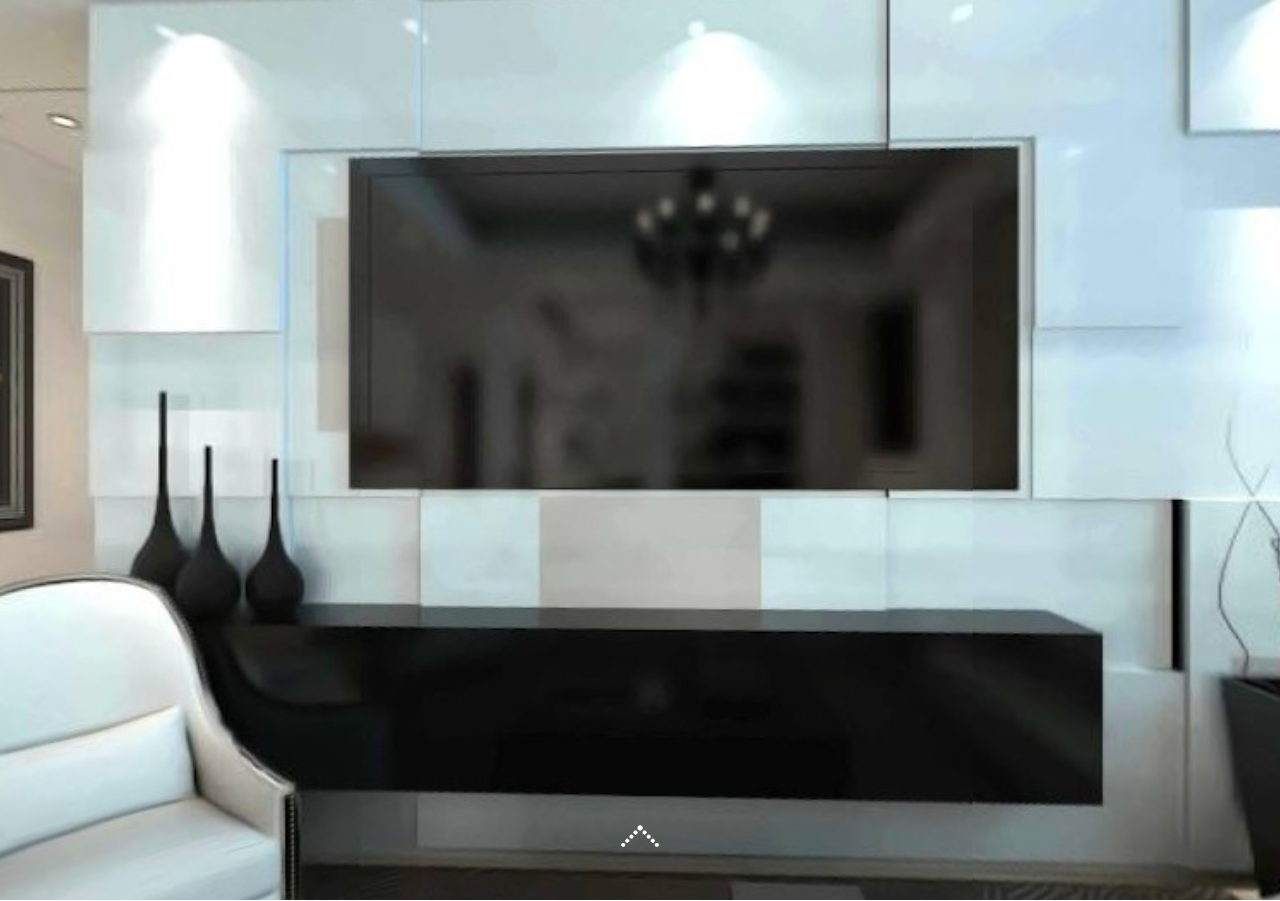
<file: 3dqj.html>
<!DOCTYPE html>
<html>

    <head>
        <meta http-equiv="Content-Type" content="text/html;charset=UTF-8" />
        <meta http-equiv="X-UA-Compatible" content="IE=edge" />
        <title>四海八荒的上神上仙们，你有一封快递已准时护送到，请卿亲启~</title>
        <meta name="viewport" content="width=device-width, initial-scale=1.0, minimum-scale=1.0, maximum-scale=1.0" />
        <meta name="apple-mobile-web-app-capable" content="yes" />
        <meta name="apple-mobile-web-app-status-bar-style" content="black" />
        <meta name="mobile-web-app-capable" content="yes" />
        <style type="text/css" title="Default">
            body,
            div,
            h1,
            h2,
            h3,
            span,
            p {
                font-family: Verdana, Arial, Helvetica, sans-serif;
            }
            /* fullscreen */

            html {
                height: 100%;
            }

            body {
                height: 100%;
                margin: 0px;
                overflow: hidden;
                /* disable scrollbars */
                font-size: 10pt;
            }
            /* fix for scroll bars on webkit & >=Mac OS X Lion */

            ::-webkit-scrollbar {
                background-color: rgba(0, 0, 0, 0.5);
                width: 0.75em;
            }

            ::-webkit-scrollbar-thumb {
                background-color: rgba(255, 255, 255, 0.5);
            }

            .loadingcss {
                position: absolute;
                width: 109px;
                height: 87px;
                top: 0;
                right: 0;
                bottom: 0;
                left: 0;
                margin: auto;
                background: url("images/loading.gif") no-repeat center center;
                background-size: 109px 87px;
            }
            .arrow-box {position: absolute;bottom: 0px;left: 0;right: 0;margin: 0 auto;width: 50%;height: 90px;border-radius: 100%;z-index: 9999;}   
            #array {-webkit-animation: start 1.5s infinite ease-in-out;display: block;margin: 15px auto 0 auto;height: 22px;z-index: 999;}
            @-webkit-keyframes start {
                0%,30% {opacity: 0;-webkit-transform: translate(0,10px);}
                60% {opacity: 1;-webkit-transform: translate(0,0);}
                100% {opacity: 0;-webkit-transform: translate(0,-8px);}
            }
            @-moz-keyframes start {
                0%,30% {opacity: 0;-moz-transform: translate(0,10px);}
                60% {opacity: 1;-moz-transform: translate(0,0);}
                100% {opacity: 0;-moz-transform: translate(0,-8px);}
            }
            @keyframes start {
                0%,30% {opacity: 0;transform: translate(0,10px);}
                60% {opacity: 1;transform: translate(0,0);}
                100% {opacity: 0;transform: translate(0,-8px);}
            }

        </style>
    </head>

    <body >
        <!-- - - - - - - 8<- - - - - - cut here - - - - - 8<- - - - - - - -->
        <script type="text/javascript" src="pano2vr_player.js"></script>
        <script type="text/javascript" src="pano2vrgyro.js"></script>
        <a class="clickbtns" id="clickbtns" href="vedio.html"></a>
        <div id="container" style="width:100%;height:100%;">
            <div class="loadingcss"></div>
        </div>
        <div class="arrow-box">
            <img src="images/sanjiao.png" id="array">
        </div>
        <audio preload="auto" hidden="true" autoplay="autoplay"  src="media/place.mp3" type="audio/mpeg"></audio>
        <script type="text/javascript">
            // create the panorama player with the container
        pano = new pano2vrPlayer("container");
        window.addEventListener("load", function() {
            pano.readConfigUrlAsync("pano.xml", function() {
                gyro = new pano2vrGyro(pano, "container");
            });
        });
            var startx, starty;
            //获得角度
            function getAngle(angx, angy) {
                return Math.atan2(angy, angx) * 180 / Math.PI;
            }
            ;

            //根据起点终点返回方向 1向上 2向下 3向左 4向右 0未滑动
            function getDirection(startx, starty, endx, endy) {
                var angx = endx - startx;
                var angy = endy - starty;
                var result = 0;

                //如果滑动距离太短
                if (Math.abs(angx) < 2 && Math.abs(angy) < 2) {
                    return result;
                }

                var angle = getAngle(angx, angy);
                if (angle >= -135 && angle <= -45) {
                    result = 1;
                } else if (angle > 45 && angle < 135) {
                    result = 2;
                } else if ((angle >= 135 && angle <= 180) || (angle >= -180 && angle < -135)) {
                    result = 3;
                } else if (angle >= -45 && angle <= 45) {
                    result = 4;
                }

                return result;
            }
            //手指接触屏幕
            document.addEventListener("touchstart", function (e) {
                startx = e.touches[0].pageX;
                starty = e.touches[0].pageY;
            }, false);
            //手指离开屏幕
            document.addEventListener("touchend", function (e) {
                var nowElement = e.target;
                var endx, endy;
                endx = e.changedTouches[0].pageX;
                endy = e.changedTouches[0].pageY;
                var direction = getDirection(startx, starty, endx, endy);
                switch (direction) {
                    case 0:
                        _this.stop();
                        break;
                    case 1:
                        console.log("向上！");
                        window.location.href = "vedio.html";
                        break;
                    case 2:
                        console.log("向下！");
//                        window.location.href = "photo.html";
                        break;
                    case 3:
                        console.log("向左")
                        break;
                    case 4:
                        console.log("向右")
                        break;
                    default:
                }
            }, false);



        </script>
        <noscript>
        <p><b>请允许js，目前你的浏览器阻止了js的加载!</b></p>
        </noscript>
        <!-- - - - - - - 8<- - - - - - cut here - - - - - 8<- - - - - - - -->
        <!-- Hack needed to hide the url bar on iOS 9, iPhone 5s -->
        <div style="width:1px;height:1px;"></div>
    </body>

</html>
</file>
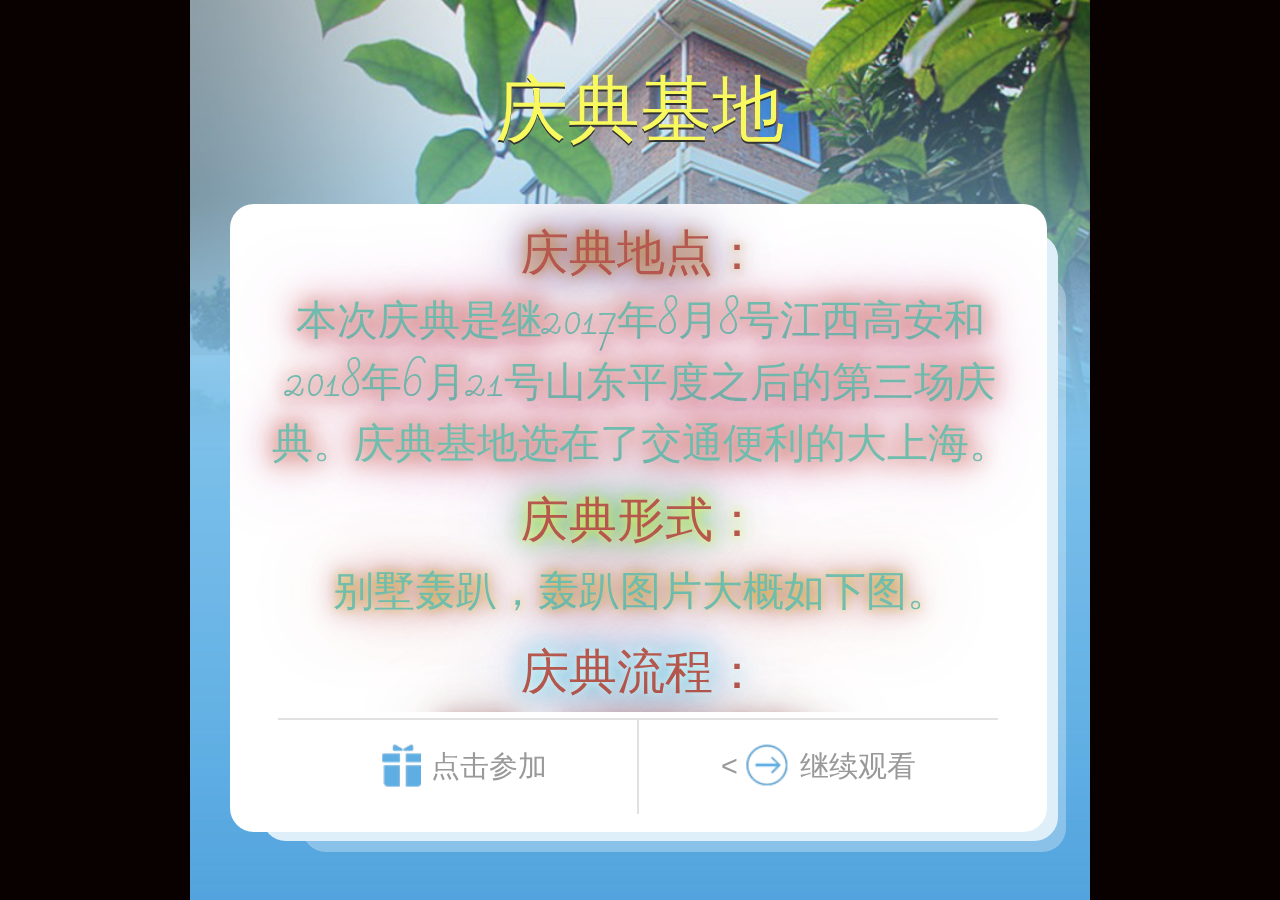
<file: card.html>
<!DOCTYPE html>
<html>
    <head>
        <meta http-equiv="Content-Type" content="text/html; charset=utf-8">
        <meta charset="utf-8">
        <meta name="viewport"   content="width=device-width, initial-scale=1.0, user-scalable=0, minimum-scale=1.0, maximum-scale=1.0">
        <meta name="format-detection" content="telephone=no">
        <meta name="apple-mobile-web-app-capable" content="yes" />
        <meta name="apple-mobile-web-app-status-bar-style" content="black" />
        <meta content="" name="keywords" />
        <title>四海八荒的上神上仙们，你有一封快递已准时护送到，请卿亲启~</title>
        <link rel="stylesheet" href="css/word.css">
        <link rel="stylesheet" type="text/css" href="css/common.css"/>
        <link href='https://fonts.googleapis.com/css?family=League+Script' rel='stylesheet' type='text/css'>
        <link rel='stylesheet prefetch' href='https://fonts.googleapis.com/css?family=Bad+Script|Gruppo|Kumar+One+Outline|League+Script|Londrina+Outline|Monoton|Sriracha|Yellowtail&text=ABCDEFGHIJKLMNOPQRSTUVWXYZabcdefghijklmnopqrstuvwxyz0123456789?+'>
        <script type="text/javascript" src="js/jquery.min.js"></script>
        <script type="text/javascript" src="js/common.js"></script>
    </head>
    <body>
        <section class="gbg bg_tiyu">
            <div class="gpd">
                <x-sign class="card_title">庆典基地</x-sign>
                <div class="card1_bg"></div>
                <div class="card2_bg"></div>
                <div class="card_wrap">
                    <div class="pingingimg">
                        <div class="activeinfo">
                            <x-sign class="title">庆典地点：</x-sign>
                            <x-sign class="des">本次庆典是继2017年8月8号江西高安和2018年6月21号山东平度之后的第三场庆典。庆典基地选在了交通便利的大上海。</x-sign>
                            <x-sign class="title">庆典形式：</x-sign>
                            <x-sign class="des">别墅轰趴，轰趴图片大概如下图。</x-sign>
                            <x-sign class="title">庆典流程：</x-sign>
                            <x-sign class="des" style="margin-bottom:.3rem;">保密，欢迎报名参加！</x-sign>
                        </div>
                        <div class="innerpage"></div>
                    </div>
                  <div class="btm_contract">
                        <a href="javascript:void(0)"  class="telphone"><s></s>点击参加</a>
                        <a href="vedio.html" class="yaoyuehezuo"><<s></s>继续观看</a>
                    </div>
                </div>
            </div>
        </section>
        
        
        <div class="tips_dialog">
            <i class="g_zhezhao"></i>
            <div class="tips_dialog_inner">
                <div class="closebtn"></div>
                <div class="baoming">
                    <div class="onegroup">
                        <input type="text" value=""  id="name" maxlength="6" placeholder="输入姓名" />
                    </div>
                    <div  class="onegroup">
                        <input type="text" value=""  id="phone" maxlength="11" placeholder="请输入手机号码" />
                    </div>
                     <div  class="onegroup">
                         <div class="yiban"> <label for="canjia">参加</label><input type="radio" id="canjia" checked="checked" name="canjia" value="1"></div>
                         <div class="yiban"> <label for="bucanjia">不参加</label><input type="radio" id="bucanjia" name="canjia" value="0"></div>
                    </div>
                    <div class="onegroup">
                        <div class="tijiaobtn">提交</div>
                    </div>
                </div>
            </div>
        </div>
        
      <audio preload="auto" hidden="true" autoplay="autoplay"  src="media/place.mp3" type="audio/mpeg"></audio>
  
   <script  src="js/word.js"></script>
  <script type="text/javascript">

$(".tijiaobtn").on("click",function(){
    var name=$.trim($("#name").val()),phone=$.trim($("#phone").val()),canjia=$("input[name='canjia']:checked").val();
    var reg=/^1[3|4|5|7|8]\d{9}$/g;
    console.log(canjia);
    if(name!="" && phone !="" &&  reg.test(phone)){
            $.ajax({
                url:"http://resource.haorooms.com/addshanghai.php",
                type:"post",
                dataType:"jsonp",
                 jsonp: "callback",
                data:{name:name,phone:phone,canjia:canjia},
                success:function(res){
                   if(res.iStatus){
                       $(".tips_dialog").hide();
                       alert(res.sMsg);
                   }
                },
                error:function(res){
                    console.log(res)
                }
            })
     }else{
         alert("格式不正确！")
     }
    
})

$(".telphone").on("click",function(){
     $(".tips_dialog").show();
})
$(".g_zhezhao,.closebtn").on("click",function(){
     $(".tips_dialog").hide();
})

        </script>



    </body>
</html>
</file>
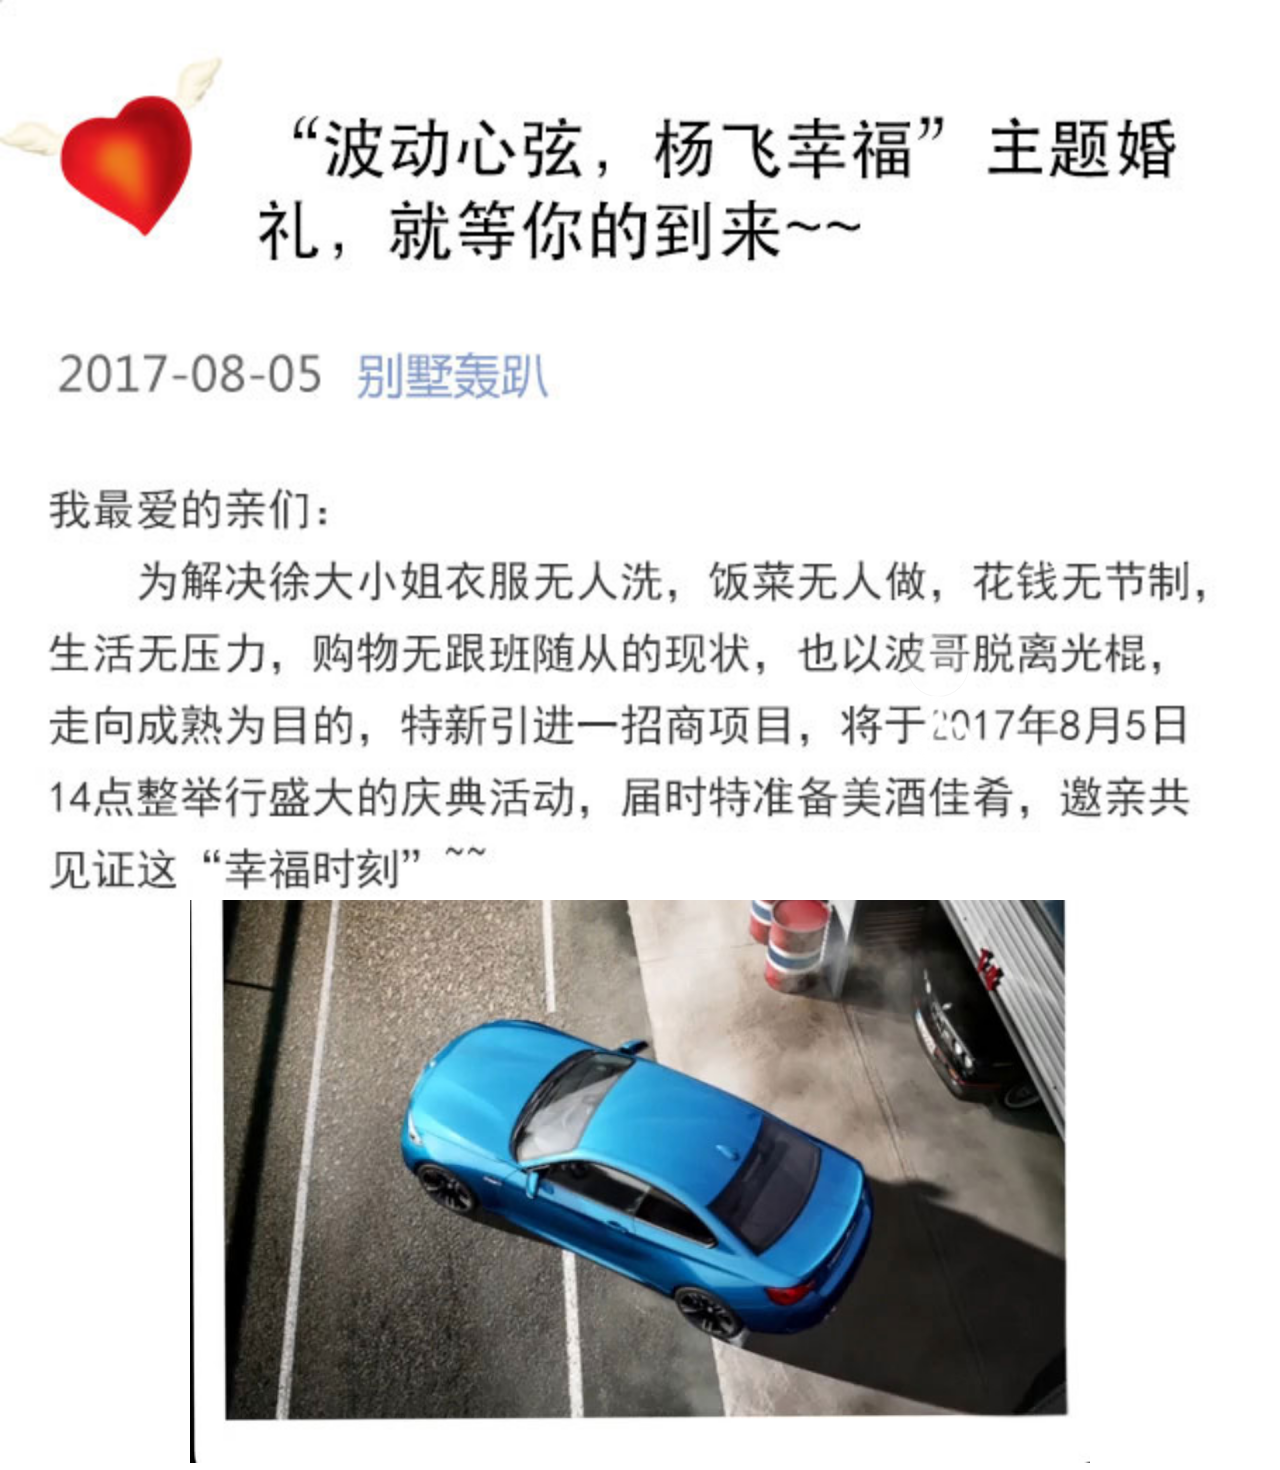
<file: vedio.html>
<!DOCTYPE html>
<html lang="en">
    <head>
        <meta charset="UTF-8">
        <meta name="viewport" content="width=device-width, initial-scale=1, user-scalable=no">
        <title>四海八荒的上神上仙们，你有一封快递已准时护送到，请卿亲启~</title>
        <script type="text/javascript" src="js/jquery.min.js"></script>
        <script type="text/javascript" src="js/common.js"></script>
        <link rel="stylesheet" href="css/pageanimate.css">
        <link rel="stylesheet" href="css/common.css">
        <style type="text/css">
            .clicktips{position: absolute;bottom:3.2rem;left:0;right:0;margin: auto;z-index:10000;display: none;}
            .clicktips .dot{width:.5rem;height:.5rem;background-color:#fff;border-radius: 50%;box-shadow: 0 0 0 1px #dfdfdf;position:absolute;top:1rem;right:2.6rem;opacity: .3;}
        </style>
    </head>
    <body>
        <div class="clicktips">
            <div class="dot dotanimate"></div>
            <div class="clickbtn"></div> 
        </div>
        <div class="actGotop" id="backtop">
            <a href="javascript:;" title="回到首页"></a>
        </div>                
        <div class="commondw videoimg" id="videoimg"></div>
        <video class="vido" id="vidoid" poster="images/photo/video.jpg" playsinline="true" 
               webkit-playsinline="true" x-webkit-airplay="true" x5-video-player-type="h5" x5-video-player-fullscreen="true" x5-video-orientation="portraint" style="object-fit:fill">
            <source src="media/move.mp4" type="video/mp4">
        </video>
        <script type="text/javascript">
            $(function () {
                $(".clicktips").fadeIn("3000");
                $("#videoimg").on("click", function () {
                    $(this).fadeOut(1000);
                    $(".clicktips").hide();
                    $("#vidoid").show();
                    $("#vidoid")[0].play();
                    $("#vidoid").bind('ended', function () {
                        $("#vidoid").hide();
                        $("#videoimg").show();
                        $("#backtop").addClass("clicktz").show();
                    })
                });
                $("#backtop").on("click", function () {
                    if ($(this).hasClass("clicktz")) {
                        $(this).addClass("fadeoutUpgo");
                        setTimeout(function () {
                            window.location.href = "index.html";
                        }, 2000)
                    }
                })
            })
        </script>

    </body>

</html>
</file>
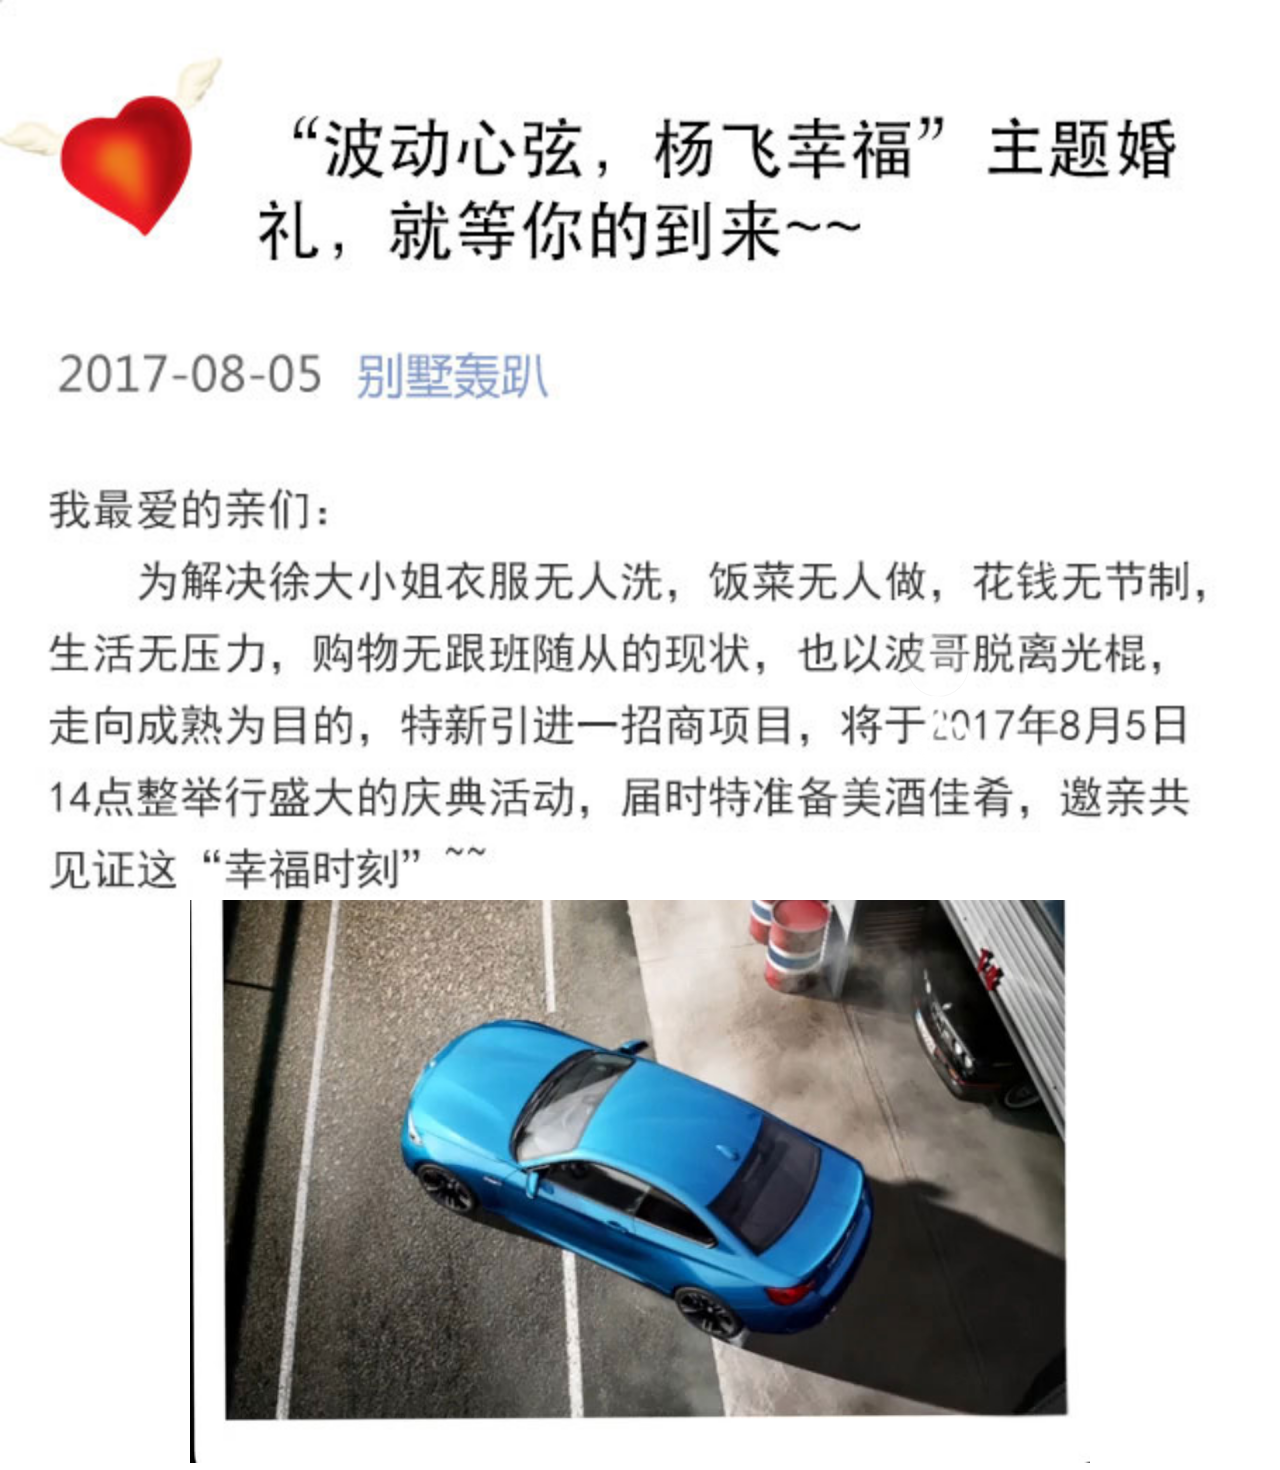
<file: vedio2.html>
<!DOCTYPE html>
<html lang="en">
    <head>
        <meta charset="UTF-8">
        <meta name="viewport" content="width=device-width, initial-scale=1, user-scalable=no">
        <title>四海八荒的上神上仙们，你有一封快递已准时护送到，请卿亲启~</title>
        <script type="text/javascript" src="js/jquery.min.js"></script>
        <script type="text/javascript" src="js/common.js"></script>
        <link rel="stylesheet" href="css/pageanimate.css">
        <link rel="stylesheet" href="css/common.css">
        <style type="text/css">
            .clicktips{position: absolute;bottom:3.2rem;left:0;right:0;margin: auto;z-index:10000;display: none;}
            .clicktips .dot{width:.5rem;height:.5rem;background-color:#fff;border-radius: 50%;box-shadow: 0 0 0 1px #dfdfdf;position:absolute;top:1rem;right:2.6rem;opacity: .3;}
        </style>
    </head>

    <body>
        <div class="clicktips">
            <div class="dot dotanimate"></div>
            <div class="clickbtn"></div> 
        </div>
        <div class="actGotop" id="backtop">
            <a href="javascript:;" title="回到首页"></a>
        </div>                
        <div class="commondw videoimg" id="videoimg"></div>
        <video class="vido" id="vidoid" poster="images/photo/video.jpg" src="media/move.mp4" playsinline="true" 
               webkit-playsinline="true" x-webkit-airplay="true" x5-video-player-type="h5" x5-video-player-fullscreen="true" x5-video-orientation="portraint" style="object-fit:fill"></video>
        <script type="text/javascript" src="js/VideoToCanvas.js"></script> 
        <script type="text/javascript">
            $(function () {
                $(".clicktips").fadeIn("3000");
                $("#videoimg").one("click", function () {
                    $(this).fadeOut(1000);
                    $(".clicktips").hide();
                    var canvasvedio=new VideoToCanvas(document.getElementById("vidoid"),function(){
                        canvasvedio.hide();
                        $("#videoimg").show();
                        $("#backtop").addClass("clicktz").show();
                    });
                    canvasvedio.play();
                });
                $("#backtop").on("click", function () {
                    if ($(this).hasClass("clicktz")) {
                        $(this).addClass("fadeoutUpgo");
                        setTimeout(function () {
                            window.location.href = "index.html";
                        }, 2000)
                    }
                })
            })
        </script>

    </body>

</html>
</file>
<file: css/word.css>
html,
body {
  min-height: 100vh;
  margin: 0;
}

html {
  background: #090000;
  font-size: calc(1em + 3vmax);
  line-height: 1.1;
  text-align: center;
}

body {
  display: grid;
  grid-gap: 1em;
  grid-template-columns: repeat(auto-fit, minmax(0, 12ch));
  align-items: center;
  align-content: center;
  justify-content: center;
}

x-sign {
  --interval: 1s;
  display: block;
  text-shadow: 
    0 0 10px var(--color1),
    0 0 20px var(--color2),
    0 0 40px var(--color3),
    0 0 80px var(--color4);
  will-change: filter, color;
  filter: saturate(60%);
  animation: flicker steps(100) var(--interval) 1s infinite;
}

x-sign:nth-of-type(1) {
  color: yellow;
  --color1: goldenrod;
  --color2: orangered;
  --color3: mediumblue;
  --color4: purple;
  font-family: Gruppo;
}

x-sign:nth-of-type(2) {
  color: lightpink;
  --color1: pink;
  --color2: orangered;
  --color3: red;
  --color4: magenta;
  font-family: Bad Script;
}

x-sign:nth-of-type(3) {
  color: lightyellow;
  --color1: yellow;
  --color2: lime;
  --color3: green;
  --color4: mediumblue;
  font-family: Kumar One Outline;
}

x-sign:nth-of-type(4) {
  color: lightyellow;
  --color1: gold;
  --color2: firebrick;
  --color3: pink;
  --color4: red;
  font-family: Londrina Outline;
}


x-sign:nth-of-type(5) {
  color: azure;
  --color1: azure;
  --color2: aqua;
  --color3: dodgerblue;
  --color4: blue;
  font-family: Sriracha;
}

x-sign:nth-of-type(6) {
  color: tomato;
  --color1: orangered;
  --color2: firebrick;
  --color3: maroon;
  --color4: darkred;
  font-family: Yellowtail;
}

x-sign:nth-of-type(7) {
  color: lightyellow;
  --color1: yellow;
  --color2: orange;
  --color3: brown;
  --color4: purple;
  font-family: Bad Script;
}

x-sign:nth-of-type(8) {
  color: yellow;
  --color1: yellow;
  --color2: lime;
  --color3: green;
  --color4: darkgreen;
  font-family: Monoton;
}

x-sign:nth-of-type(9) {
  color: lightyellow;
  --color1: yellow;
  --color2: gold;
  --color3: orange;
  --color4: darkred;
  font-family: Sriracha;
}

@keyframes flicker {
  50% {
    color: white;
    filter: saturate(200%) hue-rotate(20deg);
  }
}
</file>
<file: css/common.css>
@charset "utf-8";
/* CSS Document */
body,div,span,object,iframe,h1,h2,h3,h4,h5,h6,p,blockquote,a,code,em,img,q,small,strong,dd,dl,dt,li,ol,ul,fieldset,form,label,table,tbody,tr,th,td,input{margin:0;padding:0;border:0}
body{font-size:24px;font-size:.24rem;max-width:1080px;margin:0 auto;background:#fff;font-family:'Microsoft YaHei','STHeiti',Helvetica,Arial,sans-serif;-webkit-text-size-adjust:none}
a,a:active,a:hover,a:focus,a:visited{text-decoration:none}
a,img{-webkit-touch-callout:none}
*{-webkit-tap-highlight-color:rgba(255,255,255,0)}
ol,ul,li{list-style:none}
cite{font-style: normal;}
textarea,input[type="password"],input[type="text"]{resize:none;outline:0;-webkit-appearance:none;white-space:pre-wrap;word-wrap:break-word;background:#fff}
input[type="button"],textarea,select{outline:none;-webkit-appearance: none; }
.clearfix:after{display:block;clear:both;content:"";visibility:hidden;height:0}
p{background-image:url(about:blank);background-color:transparent;word-break:break-all}
body{width:7.5rem}
.pzrltv{position: relative;}
.red{color:#eb1b1b;}
.hid{overflow: hidden}
.mb10{margin-bottom: .2rem;}
.pd11{padding:.22rem;}
.mt20{margin-top:.4rem;}
.mt10{margin-top:.2rem;}
.mt13{margin-top:.26rem;}
.bbtm{border-bottom:1px solid #ebebeb;}
.mr10{margin-right:.1rem;}
.ml10{margin-left:.1rem;}
.ml30{margin-left:.3rem;}
.ml22{margin-left:.22rem;}
.mt57{margin-top:.57rem;}
.vlt{vertical-align:top;}
.fl{float:left;}
.fr{float:right;}

.doorkuang{width:100%;height:100%;position: absolute;top:0;left:0;background:url("../images/doorbar.jpg") no-repeat 0 0;background-size: 100% 100%}
.door{position: absolute;top:0;left:.5rem;right:.5rem;bottom:0;background:url("../images/door.jpg") no-repeat 0 0;background-size: 100% 100%}

.bx{-webkit-transform-origin: left;transform-origin: left;-webkit-animation: opendoor 3s forwards;
-o-animation: opendoor 3s forwards;
animation: opendoor 3s forwards;}

.tophandwrap{position: absolute;top:0;left:1.5rem;}
.tophandwrap .tophand{position:absolute;top:0;left:0;width:2.4rem;height:3.5rem;background:url("../images/tophand.png") no-repeat 0 0;background-size:2.4rem auto;z-index:100;opacity: 0;}

.tophandwrap .letter1{position:absolute;top:1.7rem;left:0;width:5rem;height:7rem;background:url("../images/img.jpg") no-repeat 0 0;background-size:5rem auto;z-index:50;opacity: 0;}
.tophandwrap .lettercontent{position:absolute;top:1.7rem;left:0;width:5rem;height:7rem;background:url("../images/letter2.png") no-repeat 0 0;background-size:5rem auto;z-index:30;opacity: 0;display: block;}
.bottomwrap{position:absolute;bottom:0rem;right:.5rem;opacity: 0;z-index: 100;}
.bottomwrap .bottomhand{position:absolute;bottom:0rem;right:0rem;width:2.4rem;height:4.2rem;background:url("../images/bottomhand.png") no-repeat 0 0;background-size:2.4rem auto;z-index:100;opacity: 0}
.bottomwrap .letter1{position:absolute;bottom:2.4rem;right:0;width:5rem;height:7rem;background:url("../images/shunfeng.png") no-repeat 0 0;background-size:5rem auto;z-index:50;}
.bottomwrap .inviteletter{position:absolute;bottom:2.4rem;right:0;width:5rem;height:7rem;background:url("../images/letter.jpg") no-repeat 0 0;background-size:5rem auto;z-index:50;display: none;}
.bottomwrap .lettercontent{position:absolute;bottom:2.4rem;right:0rem;width:5rem;height:7rem;background:url("../images/letter2.jpg") no-repeat 0 0;background-size:5rem auto;z-index:30;}
.topanimate{-webkit-animation:fadeInDown 4s;animation:fadeInDown 4s;}
.topanimate1{-webkit-animation:fadeInDown 3s;animation:fadeInDown 3s;}
.bottomanimate{-webkit-animation:fadeInUp 2s forwards;animation:fadeInUp 2s forwards;}
.bottomanimate2{-webkit-animation:fadeInUp 0.5s forwards;animation:fadeInUp 0.5s forwards;}
.seebtn{display: block;width:2.16rem;height:1.13rem;line-height:1.13rem;position: absolute;bottom:3.9rem;right:1.0rem;z-index:200;opacity: 0;z-index:200;color:#8d7a29;font-size:.24rem;text-align: center;transform: rotate(-12deg);}

.bigclass{-webkit-animation:tuijt 2s forwards;animation:tuijt 2s forwards;}

.showbtn{-webkit-animation:fadeIn 3s forwards;animation:fadeIn 3s forwards;}
.clickbtn{position:absolute;top:1.5rem;right:2.5rem;width:.63rem;height:.63rem;background:url("../images/click2.png") no-repeat 0 0;background-size:.63rem .63rem;}
.letter1 .dot{width:.5rem;height:.5rem;background-color:#fff;border-radius: 50%;box-shadow: 0 0 0 1px #dfdfdf;position:absolute;top:1rem;right:2.6rem;opacity: .3;}
.fanye{-webkit-animation: fanye 1s forwards;animation: fanye 1s forwards;-webkit-transform-origin: left;transform-origin: left;}
.delay1{-webkit-animation-delay: 1s;animation-delay: 1s}
.delay2{-webkit-animation-delay: 2s;animation-delay: 2s}
.delay3{-webkit-animation-delay: 3s;animation-delay: 3s}
.delay4{-webkit-animation-delay: 4s;animation-delay: 4s}
.delay5{-webkit-animation-delay: 5s;animation-delay: 5s}
.delay6{-webkit-animation-delay: 6s;animation-delay: 6s}
.delay7{-webkit-animation-delay: 7s;animation-delay: 7s}
.delay8{-webkit-animation-delay: 8s;animation-delay: 8s}
.delay9{-webkit-animation-delay: 8.5s;animation-delay: 8.5s}
.delay9m{-webkit-animation-delay: 9s;animation-delay: 9s}
.delay10{-webkit-animation-delay: 10s;animation-delay: 10s}
.delay11{-webkit-animation-delay: 11s;animation-delay: 11s}
.delay12{-webkit-animation-delay: 12s;animation-delay: 12s}
.delay13{-webkit-animation-delay: 13s;animation-delay: 13s}
.dotanimate{-webkit-animation:zoomIn 1s infinite;animation:zoomIn 1s infinite;}

/** photo **/

.content_wrap{position: absolute;width:7.5rem;height:100%;top:0;bottom:0;left:0;right:0;margin:auto;overflow: hidden;}
.commondw{position: absolute;top:0;left:0;width:100%;height:100%;}
.fengmian{background: url("../images/photo/fengmian.jpg") no-repeat center center;background-size: cover;z-index:1000;}
.border{background: url("../images/photo/border.jpg") no-repeat top left;background-size:20% 20%;}
.rows{background: url("../images/photo/tips.jpg") no-repeat bottom right;background-size: 50%;}
.tansuobtn{background: url("../images/photo/click.png") no-repeat top right;background-size: 50%,50%;}
.bg_color{background: url("../images/photo/bg.jpg") no-repeat center center;background-size: cover;}
.bkanimate{-webkit-animation: pulse 1s infinite;animation: pulse 1s infinite;}
.tjanimate{-webkit-animation: tada 2s infinite;animation: tada 2s infinite;}
.rowanimate{-webkit-animation: fadeInLeft 1s infinite;animation: fadeInLeft 1s infinite;}

.page-hook[data-page="0"]{background: url("../images/photo/page0.jpg") no-repeat center center;background-size: cover;z-index:900;}
.blank{background: url("../images/photo/split.png") no-repeat center center;background-size: cover;}
.sblank{background: url("../images/photo/split2.png") no-repeat center center;background-size: cover;}
.page-hook[data-page="blank0"]{z-index:850}
.page-hook[data-page="blank1"]{z-index:750}
.page-hook[data-page="blank2"]{z-index:650;}
.page-hook[data-page="blank3"]{z-index:550;}
.page-hook[data-page="blank4"]{z-index:450;}
.page-hook[data-page="blank5"]{z-index:350;}
.page-hook[data-page="blank6"]{z-index:250;}
.page-hook[data-page="1"]{background: url("../images/photo/split.png") no-repeat center center;background-size: cover;z-index:800;}
.page-hook[data-page="2"]{background: url("../images/photo/page1.png") no-repeat center center;background-size: 100% auto;z-index:750;}
.page-hook[data-page="3"]{background: url("../images/photo/split2.png") no-repeat center center;background-size: cover;z-index:700;}
.page-hook[data-page="4"]{background: url("../images/photo/page2.png") no-repeat center center;background-size: 100% auto;z-index:650;}
.page-hook[data-page="5"]{background: url("../images/photo/split.png") no-repeat center center;background-size: cover;z-index:600;}
.page-hook[data-page="6"]{background: url("../images/photo/page3.png") no-repeat center center;background-size: 100% auto;z-index:550;}
.page-hook[data-page="7"]{background: url("../images/photo/split2.png") no-repeat center center;background-size: cover;z-index:500;}
.page-hook[data-page="8"]{background: url("../images/photo/page4.png") no-repeat center center;background-size: 100% auto;z-index:450;}
.page-hook[data-page="9"]{background: url("../images/photo/split.png") no-repeat center center;background-size: cover;z-index:400;}
.page-hook[data-page="10"]{background: url("../images/photo/page5.png") no-repeat center center;background-size: 100% auto;z-index:350;}
.page-hook[data-page="11"]{background: url("../images/photo/split2.png") no-repeat center center;background-size: cover;z-index:300;}
.page-hook[data-page="12"]{background: url("../images/photo/page6.png") no-repeat center center;background-size: 100% auto;z-index:250;}
.page-hook[data-page="13"]{background: url("../images/photo/split.png") no-repeat center center;background-size: cover;z-index:200;}

.lastpage{background: url("../images/photo/lastpage.jpg") no-repeat center center;background-size: cover;z-index:9999;display: none;}
.rtedanimate{
	-webkit-animation-name:rotater;-webkit-animation-duration:28s; -webkit-animation-iteration-count:infinite;-webkit-transform-origin: right;
	animation-name:rotater;animation-duration:28s; animation-iteration-count:infinite;transform-origin: right;}
.rtedanimate1{
	-webkit-animation-name:rotater1;-webkit-animation-duration:28s; -webkit-animation-iteration-count:infinite;-webkit-transform-origin: right;
	animation-name:rotater1;animation-duration:28s; animation-iteration-count:infinite;transform-origin: right;}
.reverse{-webkit-animation-direction:reverse;animation-direction:reverse;}
.animatestop{-webkit-animation-play-state:paused;animation-play-state:paused;}
.lastpage .toptips{font-size:.45rem;color:#333;position: relative;top:2.5rem;left:1rem;}
.lastpage .datatime{font-size:.5rem;color:#FF0000;margin-top:.1rem;}
.datatime_wrap{position: absolute;bottom:2.5rem;right:1.5rem;}
.addclickTip{display:none;text-align:center;position:absolute;z-index: 999;bottom:1rem;right:1rem;width:.87rem;height:1.92rem;background: url("../images/click.jpg") no-repeat center center;background-size: .87rem 1.92rem;
 writing-mode: tb-rl;
    -webkit-writing-mode: vertical-rl;      
    writing-mode: vertical-rl;color:#000;font-size:.24rem;}
.fonttips{position: absolute;top:2.0rem;right:1.2rem;writing-mode: tb-rl;
    -webkit-writing-mode: vertical-rl;      
    writing-mode: vertical-rl;color:#00FF00;font-size:.4rem;line-height: 2;}
.loadingcss{position: absolute;width:109px;height:87px;top:0;right:0;bottom:0;left:0;margin:auto;background: url("../images/load.jpg") no-repeat center center;background-size: 1000px 87px;z-index:1000;}
.videoimg{background: url("../images/photo/video.jpg") no-repeat 0 0;background-size:100% auto;z-index: 9999;}
#vidoid{width:100%;height:100%;}
#globalshow{visibility: hidden;}

.arrow-box {position: absolute;bottom: 0px;left: 0;right: 0;margin: 0 auto;width: 50%;height: 90px;border-radius: 100%;z-index: 9999;}   
#array {-webkit-animation: start 1.5s infinite ease-in-out;display: block;margin: 15px auto 0 auto;height: 22px;z-index: 999;}
.lfontanimate{-webkit-animation:pulse2 3s forwards;animation:pulse2 3s forwards;}
.actGotop {
  position: fixed;
  top: 2rem;
  right: 1rem;
  width: 47px;
  height: 44px;
  display: none;
  z-index: 10000;
}
.actGotop a, .actGotop a:link {
  width: 47px;
  height: 78px;
  display: inline-block;
  background: url("../images/top.gif") no-repeat;
  outline: none;
}

.actGotop a:hover {
  background: url("../images/top.gif") no-repeat;
  outline: none;
}
.fadeoutUpgo{-webkit-animation:fadeOutUpBig 3s forwards;animation:fadeOutUpBig 3s forwards;}

.gbg{width:7.5rem;position: absolute;margin:0 auto;height:100%;top:0;left:0;right:0;bottom:0;overflow-y: scroll;}
.bg_tiyu{background:#277ccd url("../images/card/bg.jpg") no-repeat center 0;background-size: 7.5rem auto;}
.card_title{font-size:.60rem;color:#fff;font-weight: 200;padding:.6rem .3rem;text-shadow: 0 .02rem 0 #333;}
.card1_bg{position: absolute;top:2.3rem;right:.2rem;left:.93rem;bottom:.4rem;background: rgba(255,255,255,0.3);border-radius: .2rem;z-index: 50;}
.card2_bg{position: absolute;top:1.95rem;right:.27rem;left:.6rem;bottom:.49rem;background: rgba(223,239,250,1);border-radius: .2rem;z-index: 100;}
.card_wrap{position: absolute;top:1.7rem;right:.36rem;left:.33rem;bottom:.57rem;background:#fff;border-radius: .2rem;z-index: 200;}

.btm_contract{position: absolute;bottom: .15rem;left:0;right:0;width:6rem;height:.78rem;margin:0 auto;display: flex;display: -webkit-flex;border-top:.02rem solid #e1e1e1;  }
.btm_contract a{display: block;flex:1;-weibkit-flex:1;text-align: center;vertical-align: middle;line-height: .78rem;font-size: .24rem;color:#999;}
.btm_contract a s{width:.44rem;height:.45rem;display: inline-block;margin-right:.08rem;background:url("../images/icon.png") no-repeat .1rem  -2.37rem; background-size: 4.03rem auto;vertical-align: middle;}
.btm_contract a.telphone{border-right:.02rem solid #e1e1e1;}
.btm_contract a.yaoyuehezuo s{background-position: .01rem -1.81rem;}
.btm_contract a.ruzhubtn s{background-position: -.78rem -2.4rem;}
.card_wrap .pingingimg{position: absolute;top:0;left:0;right:0;bottom:1rem;overflow-y: scroll;}
.card_wrap .pingingimg .innerpage{width:6.8rem;height:5rem;background: url("../images/card/pingimg.jpg") no-repeat center center;background-size:6.8rem auto;}
.activeinfo .title{font-size:.40rem;color:#E74C3C;padding:.2rem .2rem .08rem .24rem;}
.activeinfo .des{font-size:.34rem;color:#48C9B0;padding:0 .2rem 0rem .24rem;line-height: 1.5;}

.tips_dialog{display: none;}
.g_zhezhao{position: fixed;top:0;right:0;bottom:0;left:0;background:rgba(0,0,0,0.6);z-index: 200;}
.tips_dialog .tips_dialog_inner{width:5.1rem;height:3.75rem;background:#fff;border-radius: .15rem;top:0;right:0;bottom:0;left:0;margin:auto;position: absolute;z-index: 500;}
.closebtn{width:.3rem;height:.3rem;position: absolute;top:.12rem;right:.12rem;background:url("../images/icon.png") no-repeat -.33rem  0; background-size: 4.03rem auto;}
.successicon{width:1.05rem;height:1.05rem;margin:.4rem auto .15rem;background:url("../images/icon.png") no-repeat -.78rem  0; background-size: 4.03rem auto;}
.ruzhuicon{width:1.2rem;height:1.2rem;margin:.5rem auto .15rem;background:url("../images/icon.png") no-repeat -2.09rem -1.84rem; background-size: 4.03rem auto;}
.erroricon{width:1.05rem;height:1.05rem;margin:.4rem auto .15rem;background:url("../images/icon.png") no-repeat -2.26rem  0; background-size: 4.03rem auto;}
.cgtips{text-align: center;margin:.05rem auto .3rem;font-size: .3rem;}
.tips_dialog_inner p{text-align: center;color:#757575;margin-top:.08rem}
.baoming{padding-top:.25rem;}
.onegroup{display: flex;display: -webkit-flex;margin:.3rem .2rem;}
.onegroup  input[type="text"]{border:1px solid #ccc;border-radius: 0rem;height:.45rem;flex:1;text-indent: .1rem;}
.onegroup .yiban{flex:1;}
.onegroup .yiban label{font-size:.24rem;color:#333;}
.onegroup .yiban input[type="radio"]{width:.4rem;height:.4rem;display: inline-block;vertical-align: middle;margin-left:.2rem;}
.tijiaobtn{flex:1;-webkit-flex:1;height:.6rem;background: #277ccd ;border-radius: .2rem;color:#fff;font-size:.26rem;text-align: center;line-height: .6rem;}
</file>
<file: css/pageanimate.css>
@-webkit-keyframes opendoor {
  0% {
    -webkit-transform: rotateY(0deg);
            transform: rotateY(0deg);
  }
100% {
    -webkit-transform: rotateY(80deg);
            transform: rotateY(80deg);
  }
}

@keyframes opendoor {
  0% {
    -webkit-transform: rotateY(0deg);
            transform: rotateY(0deg);
  }
100% {
    -webkit-transform: rotateY(80deg);
            transform: rotateY(80deg);
  }

}

@-webkit-keyframes fadeInDown {
  0% {
    opacity: 0;
    -webkit-transform: translate3d(0, -100%, 0);
            transform: translate3d(0, -100%, 0);
  }

  100% {
    opacity: 1;
    -webkit-transform: none;
            transform: none;
  }
}

@keyframes fadeInDown {
  0% {
    opacity: 0;
    -webkit-transform: translate3d(0, -100%, 0);
            transform: translate3d(0, -100%, 0);
  }

  100% {
    opacity: 1;
    -webkit-transform: none;
            transform: none;
  }
}

@-webkit-keyframes fadeInUp {
  0% {
    opacity: 0;
    -webkit-transform: translate3d(0, 100%, 0);
            transform: translate3d(0, 100%, 0);
  }

  100% {
    opacity: 1;
    -webkit-transform: none;
            transform: none;
  }
}

@keyframes fadeInUp {
  0% {
    opacity: 0;
    -webkit-transform: translate3d(0, 100%, 0);
            transform: translate3d(0, 100%, 0);
  }

  100% {
    opacity: 1;
    -webkit-transform: none;
            transform: none;
  }
}
@-webkit-keyframes fanye {
  0% {
    -webkit-transform: rotateY(0deg);
            transform: rotateY(0deg);
  }
100% {
    -webkit-transform: rotate(-26deg) rotateY(-170deg) translateZ(0px);
            transform: rotate(-26deg) rotateY(-170deg) translateZ(0px);
            bottom: 2.7rem;
            right: -1.2rem;
  }
}

@keyframes fanye {
  0% {
    -webkit-transform: rotateY(0deg);
            transform: rotateY(0deg);
  }
100% {
    -webkit-transform: rotate(-26deg) rotateY(-170deg) translateZ(0px);
            transform: rotate(-26deg) rotateY(-170deg) translateZ(0px);
            bottom: 2.7rem;
            right: -1.2rem;
  }

}


@-webkit-keyframes fadeIn {
  0% {opacity: 0;}
  100% {opacity: 1;}
}

@keyframes fadeIn {
  0% {opacity: 0;}
  100% {opacity: 1;}
}

@-webkit-keyframes zoomIn {
  0% {
    opacity: 0;
    -webkit-transform: scale3d(.3, .3, .3);
            transform: scale3d(.3, .3, .3);
  }

  50% {
    opacity: 1;
  }
}

@keyframes zoomIn {
  0% {
    opacity: 0;
    -webkit-transform: scale3d(.3, .3, .3);
            transform: scale3d(.3, .3, .3);
  }

  50% {
    opacity: 1;
  }
}

@-webkit-keyframes tuijt {
  0% {
    -webkit-transform: scale3d(1, 1, 1);
            transform: scale3d(1, 1, 1);
  }

  100% {
    -webkit-transform: scale3d(2, 2, 2) rotate(12deg) translateX(-.9rem) translateY(0rem) translateZ(0px);
            transform: scale3d(2, 2, 2) rotate(12deg) translateX(-.9rem) translateY(0rem) translateZ(0px);
  }
}

@keyframes tuijt {
  0% {
    -webkit-transform: scale3d(1, 1, 1);
            transform: scale3d(1, 1, 1);
  }

  100% {
    -webkit-transform: scale3d(2, 2, 2) rotate(12deg) translateX(-.9rem) translateY(0rem) translateZ(0px);
            transform: scale3d(2, 2, 2) rotate(12deg) translateX(-.9rem) translateY(0rem) translateZ(0px);
  }}

  
@-webkit-keyframes pulse {
  0% {
    -webkit-transform: scale3d(1, 1, 1);
            transform: scale3d(1, 1, 1);
  }

  50% {
    -webkit-transform: scale3d(1.05, 1.05, 1.05);
            transform: scale3d(1.05, 1.05, 1.05);
  }

  100% {
    -webkit-transform: scale3d(1, 1, 1);
            transform: scale3d(1, 1, 1);
  }
}

@keyframes pulse {
  0% {
    -webkit-transform: scale3d(1, 1, 1);
            transform: scale3d(1, 1, 1);
  }

  50% {
    -webkit-transform: scale3d(1.05, 1.05, 1.05);
            transform: scale3d(1.05, 1.05, 1.05);
  }

  100% {
    -webkit-transform: scale3d(1, 1, 1);
            transform: scale3d(1, 1, 1);
  }
}
  
@-webkit-keyframes pulse2 {
  0% {
    -webkit-transform: scale3d(1, 1, 1);
            transform: scale3d(1, 1, 1);
  }

  50% {
    -webkit-transform: scale3d(2, 2, 2);
            transform: scale3d(2, 2, 2);
  }

  100% {
    -webkit-transform: scale3d(1, 1, 1);
            transform: scale3d(1, 1, 1);
  }
}

@keyframes pulse2 {
  0% {
    -webkit-transform: scale3d(1, 1, 1);
            transform: scale3d(1, 1, 1);
  }

  50% {
    -webkit-transform: scale3d(2, 2, 2);
            transform: scale3d(2, 2, 2);
  }

  100% {
    -webkit-transform: scale3d(1, 1, 1);
            transform: scale3d(1, 1, 1);
  }
}

@-webkit-keyframes tada {
  0% {
    -webkit-transform: scale3d(1, 1, 1);
            transform: scale3d(1, 1, 1);
  }

  10%, 20% {
    -webkit-transform: scale3d(.9, .9, .9) rotate3d(0, 0, 1, -3deg);
            transform: scale3d(.9, .9, .9) rotate3d(0, 0, 1, -3deg);
  }

  30%, 50%, 70%, 90% {
    -webkit-transform: scale3d(1.1, 1.1, 1.1) rotate3d(0, 0, 1, 3deg);
            transform: scale3d(1.1, 1.1, 1.1) rotate3d(0, 0, 1, 3deg);
  }

  40%, 60%, 80% {
    -webkit-transform: scale3d(1.1, 1.1, 1.1) rotate3d(0, 0, 1, -3deg);
            transform: scale3d(1.1, 1.1, 1.1) rotate3d(0, 0, 1, -3deg);
  }

  100% {
    -webkit-transform: scale3d(1, 1, 1);
            transform: scale3d(1, 1, 1);
  }
}

@keyframes tada {
  0% {
    -webkit-transform: scale3d(1, 1, 1);
            transform: scale3d(1, 1, 1);
  }

  10%, 20% {
    -webkit-transform: scale3d(.9, .9, .9) rotate3d(0, 0, 1, -3deg);
            transform: scale3d(.9, .9, .9) rotate3d(0, 0, 1, -3deg);
  }

  30%, 50%, 70%, 90% {
    -webkit-transform: scale3d(1.1, 1.1, 1.1) rotate3d(0, 0, 1, 3deg);
            transform: scale3d(1.1, 1.1, 1.1) rotate3d(0, 0, 1, 3deg);
  }

  40%, 60%, 80% {
    -webkit-transform: scale3d(1.1, 1.1, 1.1) rotate3d(0, 0, 1, -3deg);
            transform: scale3d(1.1, 1.1, 1.1) rotate3d(0, 0, 1, -3deg);
  }

  100% {
    -webkit-transform: scale3d(1, 1, 1);
            transform: scale3d(1, 1, 1);
  }
}


@-webkit-keyframes fadeInLeft {
  0% {
    opacity: 0;
    -webkit-transform: translate3d(-100%, 0, 0);
            transform: translate3d(-100%, 0, 0);
  }

  100% {
    opacity: 1;
    -webkit-transform: none;
            transform: none;
  }
}

@keyframes fadeInLeft {
  0% {
    opacity: 0;
    -webkit-transform: translate3d(-100%, 0, 0);
            transform: translate3d(-100%, 0, 0);
  }

  100% {
    opacity: 1;
    -webkit-transform: none;
            transform: none;
  }
}

@-webkit-keyframes rotater {
  0% {
    -webkit-transform: perspective(1200px) rotateY(-120deg);
            transform: perspective(1200px) rotateY(-120deg);
  }
  
100% {
    -webkit-transform:perspective(800px) rotateY(180deg);
            transform:perspective(800px) rotateY(180deg);
  }
 
}



@keyframes rotater {
  0% {
    -webkit-transform: perspective(1200px) rotateY(-120deg);
            transform: perspective(1200px) rotateY(-120deg);
  }
100% {
    -webkit-transform:perspective(800px) rotateY(180deg);
            transform:perspective(800px) rotateY(180deg);
  }
}


@-webkit-keyframes rotater1 {
  0% {
    -webkit-transform: perspective(1200px) rotateY(0deg);
            transform: perspective(1200px) rotateY(0deg);
  }
100% {
    -webkit-transform:perspective(800px) rotateY(180deg);
            transform:perspective(800px) rotateY(180deg);
  }
}

@keyframes rotater1 {
  0% {
    -webkit-transform: perspective(1200px) rotateY(0deg);
            transform: perspective(1200px) rotateY(0deg);
  }
100% {
    -webkit-transform:perspective(800px) rotateY(180deg);
            transform:perspective(800px) rotateY(180deg);
  }

}
@-webkit-keyframes start {
  0%,30% {opacity: 0;-webkit-transform: translate(0,10px);}
  60% {opacity: 1;-webkit-transform: translate(0,0);}
  100% {opacity: 0;-webkit-transform: translate(0,-8px);}
}
@-moz-keyframes start {
  0%,30% {opacity: 0;-moz-transform: translate(0,10px);}
  60% {opacity: 1;-moz-transform: translate(0,0);}
  100% {opacity: 0;-moz-transform: translate(0,-8px);}
}
@keyframes start {
  0%,30% {opacity: 0;transform: translate(0,10px);}
  60% {opacity: 1;transform: translate(0,0);}
  100% {opacity: 0;transform: translate(0,-8px);}
}

@-webkit-keyframes fadeOutUpBig {
  0% {
    opacity: 1;
  }

  100% {
    opacity: 0;
    -webkit-transform: translate3d(0, -300px, 0);
            transform: translate3d(0, -300px, 0);
  }
}

@keyframes fadeOutUpBig {
  0% {
    opacity: 1;
  }

  100% {
    opacity: 0;
    -webkit-transform: translate3d(0, -300px, 0);
            transform: translate3d(0, -300px, 0);
  }
}
</file>
